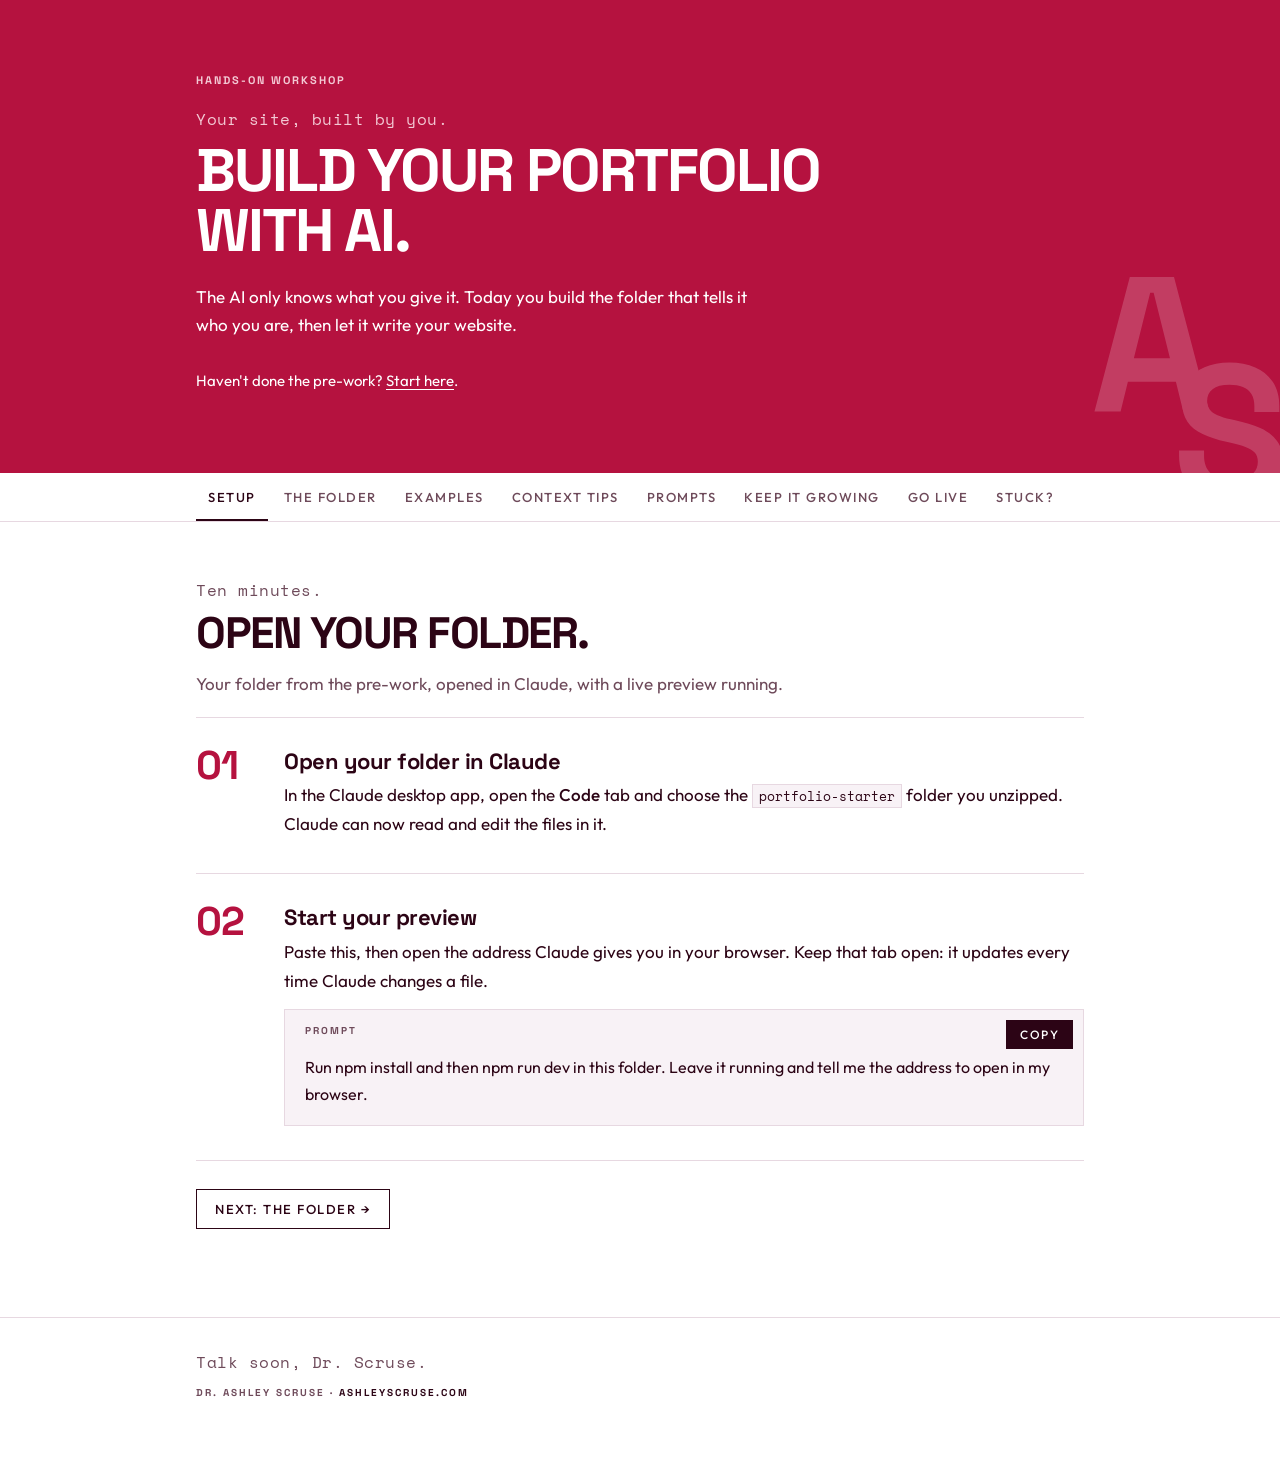
<file: docs/index.html>
<!doctype html>
<html lang="en">
<head>
<meta charset="utf-8">
<meta name="viewport" content="width=device-width, initial-scale=1">
<title>Build your portfolio with AI</title>
<meta name="description" content="A hands-on workshop: build a personal portfolio site with Claude.">
<link rel="preconnect" href="https://fonts.googleapis.com">
<link rel="preconnect" href="https://fonts.gstatic.com" crossorigin>
<link href="https://fonts.googleapis.com/css2?family=Outfit:wght@400;500;600&family=Space+Grotesk:wght@700&family=Space+Mono&display=swap" rel="stylesheet">
<link rel="stylesheet" href="style.css">
</head>
<body>
<header class="hero"><img class="mark" src="as-mark-white.svg" alt=""><div class="wrap">
  <p class="eyebrow">Hands-on workshop</p>
  <p class="script">Your site, built by you.</p>
  <h1>Build your portfolio <span>with AI.</span></h1>
  <p class="intro">The AI only knows what you give it. Today you build the folder that tells it who you are, then let it write your website.</p>
  <p class="aside">Haven't done the pre-work? <a href="prework.html">Start here</a>.</p>
</div></header>
<nav class="tabs" role="tablist" aria-label="Workshop sections"><div class="wrap">
    <button role="tab" id="tab-setup" aria-controls="setup" aria-selected="false">Setup</button>
    <button role="tab" id="tab-folder" aria-controls="folder" aria-selected="false">The folder</button>
    <button role="tab" id="tab-examples" aria-controls="examples" aria-selected="false">Examples</button>
    <button role="tab" id="tab-tips" aria-controls="tips" aria-selected="false">Context tips</button>
    <button role="tab" id="tab-prompts" aria-controls="prompts" aria-selected="false">Prompts</button>
    <button role="tab" id="tab-grow" aria-controls="grow" aria-selected="false">Keep it growing</button>
    <button role="tab" id="tab-publish" aria-controls="publish" aria-selected="false">Go live</button>
    <button role="tab" id="tab-stuck" aria-controls="stuck" aria-selected="false">Stuck?</button>
</div></nav>
<main class="wrap">
<section class="panel" id="setup" role="tabpanel" aria-labelledby="tab-setup">
  <p class="script">Ten minutes.</p>
  <h2>Open your folder.</h2>
  <p class="lead">Your folder from the pre-work, opened in Claude, with a live preview running.</p>
<div class="step"><div class="num">01</div><div>
  <h3>Open your folder in Claude</h3>
  <p>In the Claude desktop app, open the <b>Code</b> tab and choose the <code>portfolio-starter</code> folder you unzipped. Claude can now read and edit the files in it.</p>
</div></div>

<div class="step"><div class="num">02</div><div>
  <h3>Start your preview</h3>
  <p>Paste this, then open the address Claude gives you in your browser. Keep that tab open: it updates every time Claude changes a file.</p>
  <div class="code"><button class="copy">Copy</button><pre><code>Run npm install and then npm run dev in this folder. Leave it running and tell me the address to open in my browser.</code></pre></div>
</div></div>
  <button class="next" data-go="folder">Next: The folder →</button>
</section>
<section class="panel" id="folder" role="tabpanel" aria-labelledby="tab-folder">
  <p class="script">Context first.</p>
  <h2>Check your folder.</h2>
  <p class="lead">A good AI session starts before you type a prompt. This folder is the AI's memory: anything written here, you never have to explain again.</p>
<table class="fields">
<tr><th>File</th><th>What it does</th></tr>
<tr><td><code>AGENTS.md</code></td><td>Standing instructions: what the project is, where things are, the rules. Read it now; you can change any rule.</td></tr>
<tr><td><code>context/about-me.md</code></td><td>Facts about you. The AI is told to use only these, so it can't make things up.</td></tr>
<tr><td><code>context/style.md</code></td><td>How the site should look and sound.</td></tr>
<tr><td><code>projects/</code></td><td>One file per project, all the same shape. Claude makes new ones from <code>_template.md</code>.</td></tr>
<tr><td><code>images/</code></td><td>Your photos and charts, named for what they show.</td></tr>
</table>

<div class="step"><div class="num">03</div><div>
  <h3>Check your folder (5 minutes)</h3>
  <p><b>a.</b> Open <code>context/about-me.md</code> and read what you and Claude wrote in the pre-work. Fix anything that's wrong.</p>
  <p><b>b.</b> Open <code>context/style.md</code> and change anything you don't like.</p>
  <p><b>c.</b> Make sure <code>projects/</code> has at least one project file and <code>images/</code> has your headshot.</p>
  <div class="heads-up">Skipped the pre-work? In the Code tab, paste <code>Read SETUP.md and walk me through it, one question at a time.</code> and Claude will fill your folder with you.</div>
</div></div>
  <button class="next" data-go="examples">Next: Examples →</button>
</section>
<section class="panel" id="examples" role="tabpanel" aria-labelledby="tab-examples">
  <p class="script">Borrow ideas, not code.</p>
  <h2>Find a site you like.</h2>
  <p class="lead">Before the AI builds anything, decide what you want it to look like. Looking at real portfolios is the fastest way to find out.</p>
<div class="step"><div class="num">04</div><div>
  <h3>Browse real portfolios (5 minutes)</h3>
  <p>Open the list below and click through a few. Pick one or two whose layout, colors, or feel you like.</p>
  <p><a href="https://github.com/emmabostian/developer-portfolios">github.com/emmabostian/developer-portfolios</a>: hundreds of real developer portfolios, A to Z.</p>
  <p><a href="https://ashleyscruse.com/portfolio">ashleyscruse.com/portfolio</a>: mine, built from the same kind of folder you have open.</p>
</div></div>

<div class="step"><div class="num">05</div><div>
  <h3>Write down what you like</h3>
  <p>Say what you like and where you want it on your site. The AI saves it in your style file, and uses it when it plans and builds your site in the next tab. Say what you like about the site, not "make it look exactly like this." You can run this more than once for different parts of your site.</p>
  <div class="code"><button class="copy">Copy</button><pre><code>I like [paste a link]. What I like about it: [for example, how the projects are shown as cards with an image and two lines of text]. I want to use that for [my projects / my header / the whole site]. Add the link and what I like to "A site I like the look of" in context/style.md, and describe the style in plain words in the Look section. Do not copy any of their text or code, and do not build anything yet.</code></pre></div>
</div></div>
  <button class="next" data-go="tips">Next: Context tips →</button>
</section>
<section class="panel" id="tips" role="tabpanel" aria-labelledby="tab-tips">
  <p class="script">Worth keeping.</p>
  <h2>How to get good results.</h2>
  <p class="lead">People who get great results from AI aren't better at typing prompts. They're better at organizing what the AI reads.</p>
<ol class="tips">
<li><span><b>Write it down once, point to it forever.</b> If you've typed the same explanation twice, it belongs in a file.</span></li>
<li><span><b>Same shape every time.</b> Every project file has the same headings, so the AI (and you) can find anything.</span></li>
<li><span><b>Name things for what they are.</b> <code>water-quality-chart.png</code> tells the AI what it is. <code>IMG_2041.png</code> tells it nothing.</span></li>
<li><span><b>Point only at what the job needs.</b> More context isn't better; the right context is. Use <code>@</code> to point at one or two files.</span></li>
<li><span><b>One job per chat.</b> When the AI gets confused or starts going in circles, start a new session. It rereads your files and starts clean.</span></li>
<li><span><b>Plan, then build.</b> Ask for the plan first. Fixing a plan takes one sentence; fixing a website takes ten prompts.</span></li>
<li><span><b>Make it ask, not guess.</b> "Ask me" and "leave a TODO" are the two most useful phrases you have.</span></li>
<li><span><b>Save decisions to a file.</b> The chat forgets. <code>AGENTS.md</code> doesn't.</span></li>
<li><span><b>Read before you approve.</b> You're the editor. If you can't explain a change, ask the AI to explain it or undo it.</span></li>
<li><span><b>Save points.</b> When something works, ask Claude to save a backup copy of your folder. If the next change breaks everything, you can go back.</span></li>
</ol>
  <button class="next" data-go="prompts">Next: Prompts →</button>
</section>
<section class="panel" id="prompts" role="tabpanel" aria-labelledby="tab-prompts">
  <p class="script">In this order.</p>
  <h2>Eight prompts.</h2>
  <p class="lead">Copy each one into Claude, in order. Type <code>@</code> to point at a file by name. When Claude wants to change a file, read what it's changing before you approve.</p>
<div class="step"><div class="num">P1</div><div>
  <h3>Orient</h3>
  <p>Make the AI read before it writes. If its summary is wrong, your files are unclear: fix the file, not the chat.</p>
  <div class="code"><button class="copy">Copy</button><pre><code>Read AGENTS.md and every file in context/ and projects/. In five bullets, tell me what you know about me and what is still missing. Do not write any code yet.</code></pre></div>
</div></div>

<div class="step"><div class="num">P2</div><div>
  <h3>Interview</h3>
  <p>Let the AI fill your gaps by asking you. Your answers end up in a file, so they're saved for every future chat.</p>
  <div class="code"><button class="copy">Copy</button><pre><code>Interview me to fill in what is missing in context/about-me.md. Ask one question at a time and wait for my answer. After five questions, update the file and show me what changed.</code></pre></div>
</div></div>

<div class="step"><div class="num">P3</div><div>
  <h3>Plan</h3>
  <p>Planning is cheap; rebuilding is not. Push back on anything you don't like before it builds.</p>
  <div class="code"><button class="copy">Copy</button><pre><code>Plan a one-page portfolio site that follows context/style.md, including the sites I like and what I said I like about them. List the sections in order, what goes in each, and how each one will look, in plain words. Wait for my OK before building anything.</code></pre></div>
</div></div>

<div class="step"><div class="num">P4</div><div>
  <h3>Build</h3>
  <p>Watch your preview tab: the site appears as Claude writes it.</p>
  <div class="code"><button class="copy">Copy</button><pre><code>Build the site from the plan: index.html and style.css at the top of the folder, following every rule in AGENTS.md and the look in context/style.md. Turn every file in projects/ into a project on the page. Use only facts from context/ and projects/ and images from images/. Where something is missing, leave a TODO comment and list the TODOs for me at the end.</code></pre></div>
</div></div>

<div class="step"><div class="num">P5</div><div>
  <h3>Feature a project</h3>
  <p>Point at just the file the job needs. Less context, better aim.</p>
  <div class="code"><button class="copy">Copy</button><pre><code>Make @projects/[your-project].md the featured project. Show its key results as a short row of numbers or highlights, and use the image listed in the file. Change nothing else on the page.</code></pre></div>
</div></div>

<div class="step"><div class="num">P6</div><div>
  <h3>Fix one thing</h3>
  <p>Describe what you see and where. You can also paste a screenshot into the chat. One fix per prompt.</p>
  <div class="code"><button class="copy">Copy</button><pre><code>On a phone-sized screen, [describe the problem and where it is]. Fix only that. Tell me which lines you changed.</code></pre></div>
</div></div>

<div class="step"><div class="num">P7</div><div>
  <h3>Remember</h3>
  <p>This is how the AI remembers between chats: decisions go in a file, not in your head.</p>
  <div class="code"><button class="copy">Copy</button><pre><code>Add the decisions we made today (colors, fonts, section order, anything else we settled) to the Decisions section of AGENTS.md, one line each with today's date.</code></pre></div>
</div></div>

<div class="step"><div class="num">P8</div><div>
  <h3>Check</h3>
  <p>Make the AI audit its own work against your rules before the world sees it.</p>
  <div class="code"><button class="copy">Copy</button><pre><code>Review index.html against AGENTS.md. List every rule it breaks and every fact on the page that is not backed by a file in context/ or projects/. Do not fix anything yet; just list them.</code></pre></div>
</div></div>
  <button class="next" data-go="grow">Next: Keep it growing →</button>
</section>
<section class="panel" id="grow" role="tabpanel" aria-labelledby="tab-grow">
  <p class="script">Five minutes, any time.</p>
  <h2>Add a project.</h2>
  <p class="lead">Your site is built from your files, so updating it means adding a file. You never edit the website by hand; you ask Claude.</p>
<div class="step"><div class="num">01</div><div>
  <h3>Have Claude make the project file</h3>
  <p>If you have images for the project, drag them into the <code>images/</code> folder first. Then paste:</p>
  <div class="code"><button class="copy">Copy</button><pre><code>I want to add a new project. Make a new file in projects/ from projects/_template.md, named for the project. Interview me to fill it in, one question at a time, and list any images I added to images/. Show me the file before you save it.</code></pre></div>
</div></div>

<div class="step"><div class="num">02</div><div>
  <h3>Ask Claude to add it to the site</h3>
  <div class="code"><button class="copy">Copy</button><pre><code>Add the new project file to the Projects section of the site, matching how the other projects are shown, and follow every rule in AGENTS.md. Change nothing else on the page.</code></pre></div>
  <p>Do this every time you finish something: a poster, a class project, a summer program, an internship. Your portfolio grows with you.</p>
</div></div>
  <button class="next" data-go="publish">Next: Go live →</button>
</section>
<section class="panel" id="publish" role="tabpanel" aria-labelledby="tab-publish">
  <p class="script">After the workshop.</p>
  <h2>Put your site on the web.</h2>
  <p class="lead">Your site works on your computer today. These steps put it online for anyone to see, for free.</p>
  <div class="heads-up"><b>Not part of today's session.</b> Do this on your own when your site is ready. Paste any step into Claude if you want it to walk you through.</div>

<div class="step"><div class="num">01</div><div>
  <h3>Get your name as a domain (recommended)</h3>
  <p>A domain like <code>yourname.com</code> is yours for as long as you renew it, and it looks professional on a résumé. Search for your name at a domain registrar such as Namecheap, Porkbun, or Cloudflare, or buy it directly in Vercel in step 04. Most names cost roughly $10 to $20 a year.</p>
  <p>Not ready to buy one? Skip this step. Vercel gives you a free address like <code>yourname.vercel.app</code>.</p>
</div></div>

<div class="step"><div class="num">02</div><div>
  <h3>Make a free GitHub account</h3>
  <p>Sign up at <a href="https://github.com/signup">github.com</a>. GitHub stores your folder online and keeps a history of every change.</p>
</div></div>

<div class="step"><div class="num">03</div><div>
  <h3>Push your folder to GitHub</h3>
  <div class="code"><button class="copy">Copy</button><pre><code>I want to put this folder on GitHub as a new repository named portfolio. I have a GitHub account but I've never used git. Walk me through it one step at a time and wait for me to say "done" before each next step. Before anything is uploaded, check that no file contains a phone number, home address, student ID, or birthday.</code></pre></div>
</div></div>

<div class="step"><div class="num">04</div><div>
  <h3>Deploy it on Vercel</h3>
  <p><b>a.</b> Go to <a href="https://vercel.com/signup">vercel.com</a> and sign up with your GitHub account. The free Hobby plan covers a personal portfolio.</p>
  <p><b>b.</b> Click <b>Add New</b>, then <b>Project</b>, and import your <code>portfolio</code> repository.</p>
  <p><b>c.</b> Click <b>Deploy</b>. In about a minute, Vercel gives you a live address. Open it on your phone to check it.</p>
</div></div>

<div class="step"><div class="num">05</div><div>
  <h3>Connect your domain</h3>
  <p>In your Vercel project, go to <b>Settings</b>, then <b>Domains</b>, and add your domain. Vercel shows the DNS records to copy into your registrar's settings. It can take a few minutes to a few hours to start working.</p>
  <div class="code"><button class="copy">Copy</button><pre><code>I bought [yourname.com] from [registrar] and want it to point to my Vercel project. Walk me through adding the DNS records one step at a time, and wait for me to say "done" before each next step.</code></pre></div>
</div></div>

<div class="step"><div class="num">06</div><div>
  <h3>Updating from now on</h3>
  <p>Add a project file, ask Claude to update the site, then ask it to push the change to GitHub. Vercel sees the push and updates your live site on its own.</p>
  <div class="code"><button class="copy">Copy</button><pre><code>Commit my changes with a short message describing what changed, and push them to GitHub.</code></pre></div>
</div></div>
  <button class="next" data-go="stuck">Next: Stuck? →</button>
</section>
<section class="panel" id="stuck" role="tabpanel" aria-labelledby="tab-stuck">
  <p class="script">It happens.</p>
  <h2>Quick fixes.</h2>
  <p class="lead">Find your problem, try the fix, then ask Claude if it's still not working.</p>
<table class="fields">
<tr><th>Problem</th><th>Fix</th></tr>
<tr><td>No Code tab in Claude</td><td>Check you're signed in to a Pro plan or higher, and that the app is up to date.</td></tr>
<tr><td><code>npm</code> not found</td><td>Node.js isn't installed. Go back to Pre-work step 03, then restart the Claude app.</td></tr>
<tr><td>Preview page won't load</td><td>Ask Claude: "Is npm run dev still running? Restart it and give me the address."</td></tr>
<tr><td>AI invented a fact</td><td>Tell it which fact, and point it to rule 1 in <code>AGENTS.md</code>. Then add the real fact to <code>context/</code>.</td></tr>
<tr><td>Everything broke</td><td>Ask the AI to undo its last change, or go back to your last saved copy of the folder.</td></tr>
</table>
</section>
</main>
<footer><div class="wrap">
  <p class="script">Talk soon, Dr. Scruse.</p>
  <p class="meta">Dr. Ashley Scruse · <a href="https://ashleyscruse.com/portfolio">ashleyscruse.com</a></p>
</div></footer>
<script>
  document.querySelectorAll('.copy').forEach(function (b) {
    b.addEventListener('click', function () {
      var t = b.parentElement.querySelector('code').innerText;
      try { navigator.clipboard.writeText(t).then(function () {
        b.textContent = 'Copied'; setTimeout(function () { b.textContent = 'Copy'; }, 1500); }); } catch (e) {}
    });
  });
</script>
<script>
  document.documentElement.classList.add('js');
  var ids = Array.prototype.map.call(document.querySelectorAll('.panel'), function (p) { return p.id; });
  function show(id, scroll) {
    if (ids.indexOf(id) < 0) id = ids[0];
    ids.forEach(function (x) {
      document.getElementById(x).hidden = x !== id;
      document.getElementById('tab-' + x).setAttribute('aria-selected', x === id);
    });
    if (scroll) document.querySelector('.tabs').scrollIntoView({ behavior: 'smooth' });
  }
  document.querySelectorAll('.tabs button').forEach(function (b) {
    b.addEventListener('click', function () { var id = b.getAttribute('aria-controls'); history.replaceState(null, '', '#' + id); show(id, false); });
  });
  document.querySelectorAll('.next').forEach(function (b) {
    b.addEventListener('click', function () { var id = b.getAttribute('data-go'); history.replaceState(null, '', '#' + id); show(id, true); });
  });
  show(location.hash.slice(1), false);
</script>
</body>
</html>
</file>
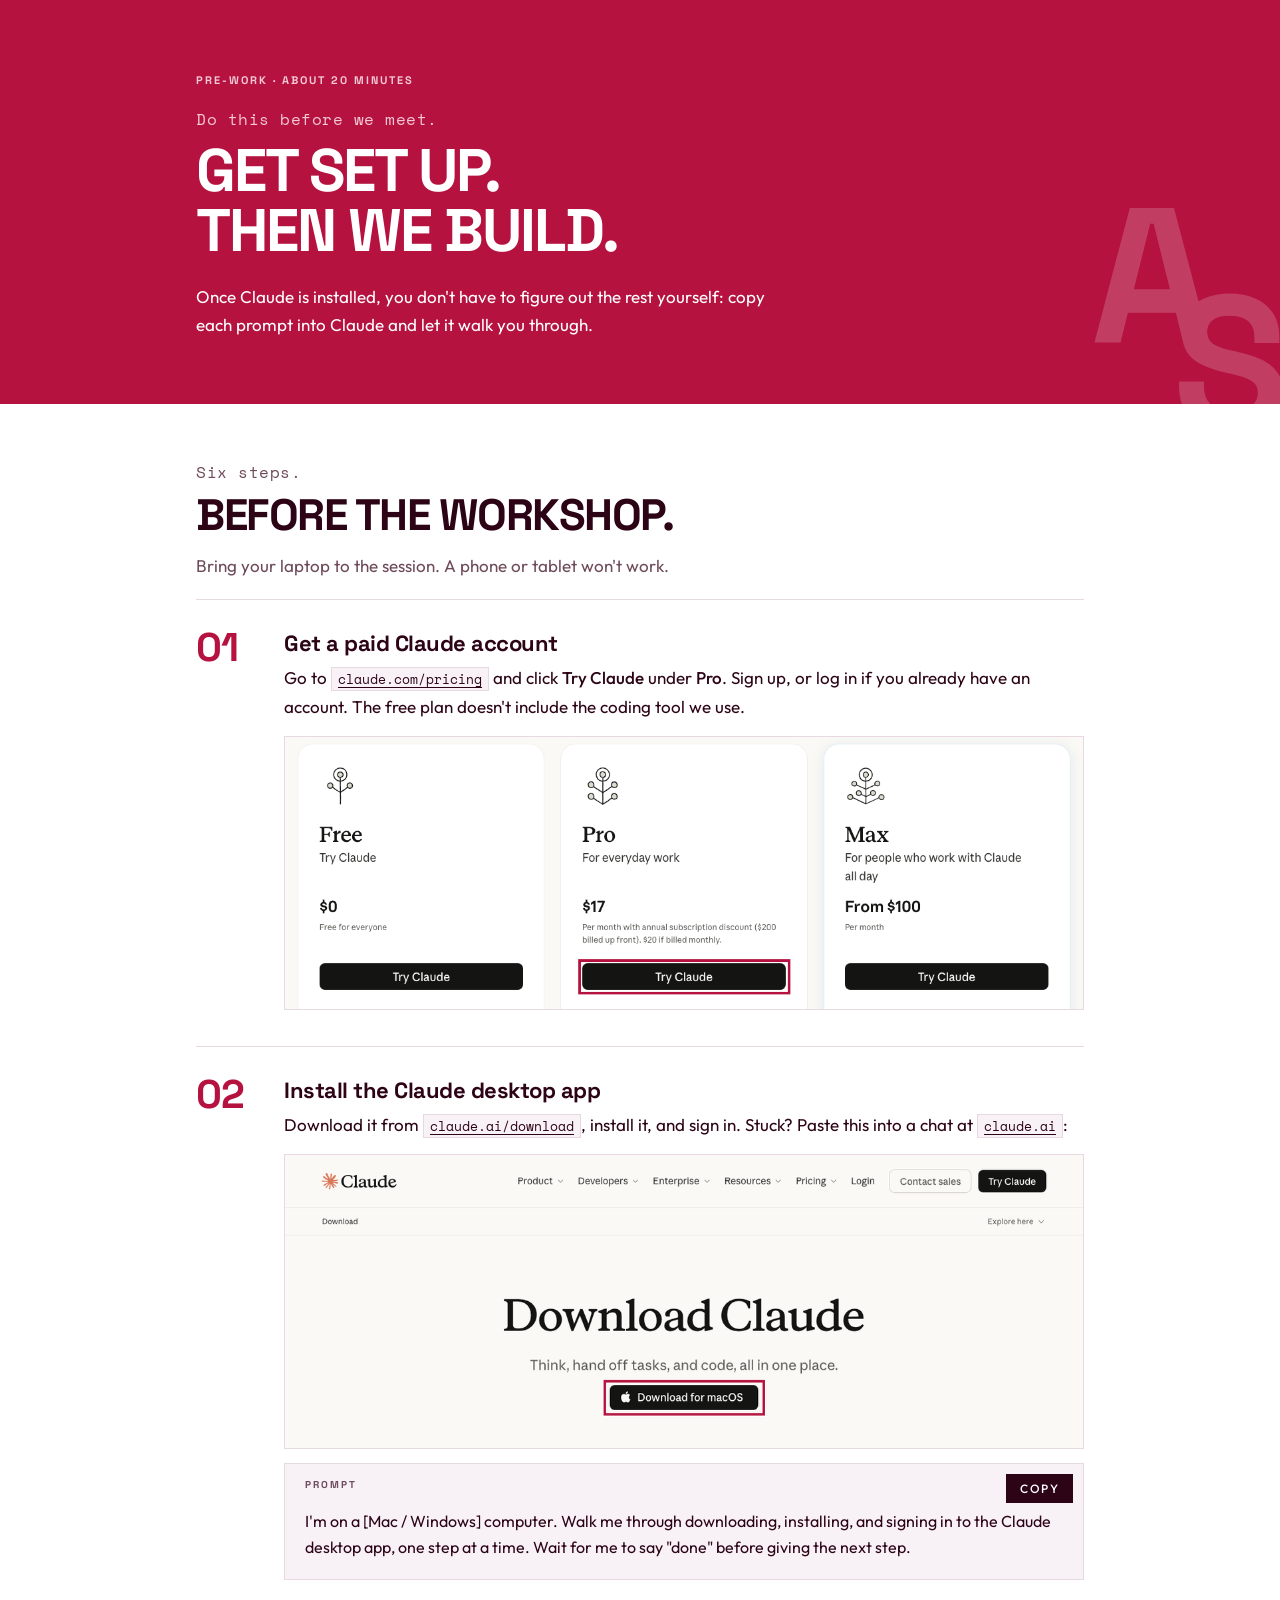
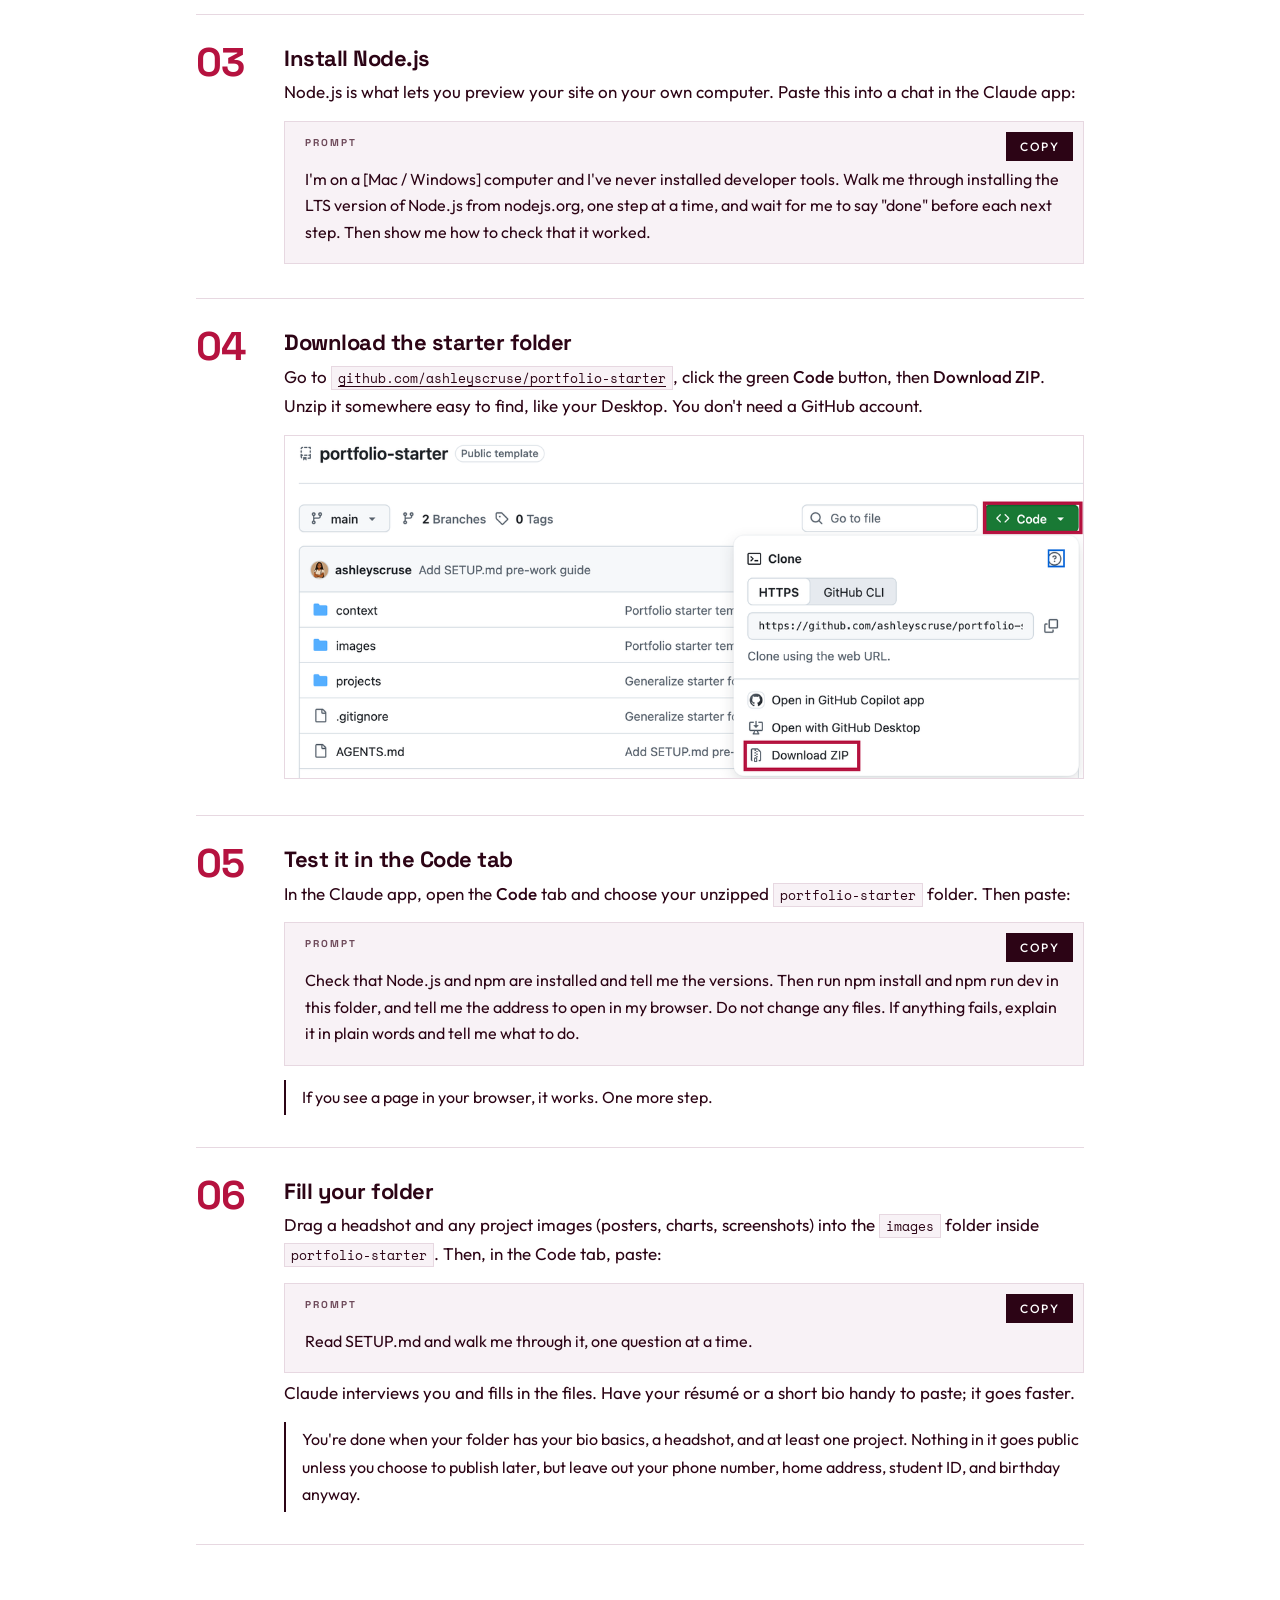
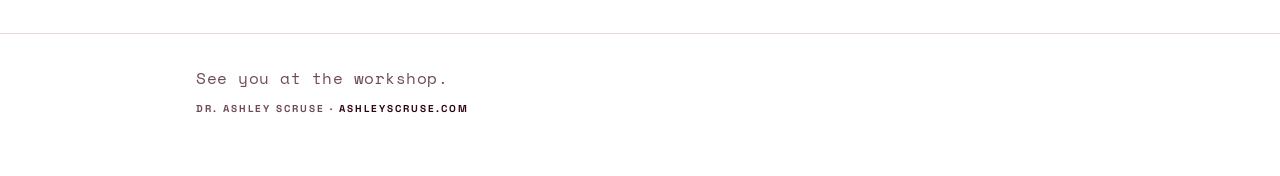
<file: docs/prework.html>
<!doctype html>
<html lang="en">
<head>
<meta charset="utf-8">
<meta name="viewport" content="width=device-width, initial-scale=1">
<title>Portfolio workshop pre-work</title>
<meta name="description" content="Twenty minutes of setup before the Build Your Portfolio with AI workshop.">
<link rel="preconnect" href="https://fonts.googleapis.com">
<link rel="preconnect" href="https://fonts.gstatic.com" crossorigin>
<link href="https://fonts.googleapis.com/css2?family=Outfit:wght@400;500;600&family=Space+Grotesk:wght@700&family=Space+Mono&display=swap" rel="stylesheet">
<link rel="stylesheet" href="style.css">
</head>
<body>
<header class="hero"><img class="mark" src="as-mark-white.svg" alt=""><div class="wrap">
  <p class="eyebrow">Pre-work · About 20 minutes</p>
  <p class="script">Do this before we meet.</p>
  <h1>Get set up. <span>Then we build.</span></h1>
  <p class="intro">Once Claude is installed, you don't have to figure out the rest yourself: copy each prompt into Claude and let it walk you through.</p>
</div></header>
<main class="wrap"><section class="panel">
  <p class="script">Six steps.</p>
  <h2>Before the workshop.</h2>
  <p class="lead">Bring your laptop to the session. A phone or tablet won't work.</p>
<div class="step"><div class="num">01</div><div>
  <h3>Get a paid Claude account</h3>
  <p>Go to <a href="https://claude.com/pricing"><code>claude.com/pricing</code></a> and click <b>Try Claude</b> under <b>Pro</b>. Sign up, or log in if you already have an account. The free plan doesn't include the coding tool we use.</p>
  <figure class="shot"><img src="images/claude-pricing-pro.png" alt="The Claude pricing page, with the Try Claude button under the Pro plan outlined." loading="lazy"></figure>
</div></div>

<div class="step"><div class="num">02</div><div>
  <h3>Install the Claude desktop app</h3>
  <p>Download it from <a href="https://claude.ai/download"><code>claude.ai/download</code></a>, install it, and sign in. Stuck? Paste this into a chat at <a href="https://claude.ai"><code>claude.ai</code></a>:</p>
  <figure class="shot"><img src="images/claude-download.png" alt="The claude.ai/download page, with the Download button outlined." loading="lazy"></figure>
  <div class="code"><button class="copy">Copy</button><pre><code>I'm on a [Mac / Windows] computer. Walk me through downloading, installing, and signing in to the Claude desktop app, one step at a time. Wait for me to say "done" before giving the next step.</code></pre></div>
</div></div>

<div class="step"><div class="num">03</div><div>
  <h3>Install Node.js</h3>
  <p>Node.js is what lets you preview your site on your own computer. Paste this into a chat in the Claude app:</p>
  <div class="code"><button class="copy">Copy</button><pre><code>I'm on a [Mac / Windows] computer and I've never installed developer tools. Walk me through installing the LTS version of Node.js from nodejs.org, one step at a time, and wait for me to say "done" before each next step. Then show me how to check that it worked.</code></pre></div>
</div></div>

<div class="step"><div class="num">04</div><div>
  <h3>Download the starter folder</h3>
  <p>Go to <a href="https://github.com/ashleyscruse/portfolio-starter"><code>github.com/ashleyscruse/portfolio-starter</code></a>, click the green <b>Code</b> button, then <b>Download ZIP</b>. Unzip it somewhere easy to find, like your Desktop. You don't need a GitHub account.</p>
  <figure class="shot"><img src="images/github-download-zip.png" alt="The portfolio-starter page on GitHub with the green Code menu open and Download ZIP outlined." loading="lazy"></figure>
</div></div>

<div class="step"><div class="num">05</div><div>
  <h3>Test it in the Code tab</h3>
  <p>In the Claude app, open the <b>Code</b> tab and choose your unzipped <code>portfolio-starter</code> folder. Then paste:</p>
  <div class="code"><button class="copy">Copy</button><pre><code>Check that Node.js and npm are installed and tell me the versions. Then run npm install and npm run dev in this folder, and tell me the address to open in my browser. Do not change any files. If anything fails, explain it in plain words and tell me what to do.</code></pre></div>
  <div class="heads-up">If you see a page in your browser, it works. One more step.</div>
</div></div>

<div class="step"><div class="num">06</div><div>
  <h3>Fill your folder</h3>
  <p>Drag a headshot and any project images (posters, charts, screenshots) into the <code>images</code> folder inside <code>portfolio-starter</code>. Then, in the Code tab, paste:</p>
  <div class="code"><button class="copy">Copy</button><pre><code>Read SETUP.md and walk me through it, one question at a time.</code></pre></div>
  <p>Claude interviews you and fills in the files. Have your résumé or a short bio handy to paste; it goes faster.</p>
  <div class="heads-up">You're done when your folder has your bio basics, a headshot, and at least one project. Nothing in it goes public unless you choose to publish later, but leave out your phone number, home address, student ID, and birthday anyway.</div>
</div></div>
</section></main>
<footer><div class="wrap">
  <p class="script">See you at the workshop.</p>
  <p class="meta">Dr. Ashley Scruse · <a href="https://ashleyscruse.com/portfolio">ashleyscruse.com</a></p>
</div></footer>
<script>
  document.querySelectorAll('.copy').forEach(function (b) {
    b.addEventListener('click', function () {
      var t = b.parentElement.querySelector('code').innerText;
      try { navigator.clipboard.writeText(t).then(function () {
        b.textContent = 'Copied'; setTimeout(function () { b.textContent = 'Copy'; }, 1500); }); } catch (e) {}
    });
  });
</script>
</body>
</html>
</file>
<file: docs/style.css>
/* Ashley Scruse brand kit, register B (academic): ruby lead band over white.
   Orchid, petal, and Caveat are off; ruby appears once on white (the step numerals). */
:root {
  --merlot: #2c0415; --ruby: #b5123f; --pale: #f3c9d4;
  --lilac: #f8f2f6; --white: #fff; --ink: #2c0415; --muted: #6e4a5a; --line: #e7d8e1;
  --display: "Space Grotesk", Arial, sans-serif; --body: "Outfit", Arial, sans-serif;
  --mono: "Space Mono", Menlo, Consolas, monospace;
}
* { box-sizing: border-box; }
html { scroll-behavior: smooth; }
body { margin: 0; background: var(--white); color: var(--ink); font: 400 17px/1.7 var(--body); overflow-wrap: anywhere; }
.wrap { max-width: 920px; margin: 0 auto; padding: 0 16px; }
a { color: var(--merlot); text-decoration-thickness: 1px; text-underline-offset: 3px; }

/* Hero */
.hero { background: var(--ruby); color: #fff; padding: 72px 0 64px; position: relative; overflow: hidden; }
.hero .mark { position: absolute; right: -30px; bottom: -40px; width: 240px; height: auto; opacity: .18; pointer-events: none; }
.hero .wrap { position: relative; }
.eyebrow { font: 700 11px/1.5 var(--display); letter-spacing: 2px; text-transform: uppercase; color: var(--muted); margin: 0; }
.hero .eyebrow, .hero .script { color: var(--pale); }
.script { font: 400 16px/1.5 var(--mono); letter-spacing: .5px; color: var(--muted); margin: 18px 0 10px; }
h1 { font: 700 clamp(40px, 7vw, 60px)/1.0 var(--display); letter-spacing: -2px; text-transform: uppercase; margin: 0 0 22px; max-width: 12em; }
h1 span { display: block; }
.hero p.intro { color: #fff; max-width: 34em; margin: 0; }
.hero .aside { margin-top: 28px; font-size: 15px; color: #fff; }
.hero .aside a { color: #fff; }

/* Tabs */
.tabs { position: sticky; top: 0; z-index: 5; background: var(--white); border-bottom: 1px solid var(--line); }
.tabs .wrap { display: flex; gap: 4px; overflow-x: auto; }
.tabs button { background: none; border: 0; border-bottom: 2px solid transparent; padding: 16px 12px 14px; cursor: pointer;
  font: 500 13px var(--body); letter-spacing: 1.5px; text-transform: uppercase; color: var(--muted); white-space: nowrap; }
.tabs button:hover { color: var(--merlot); }
.tabs button[aria-selected="true"] { color: var(--merlot); border-bottom-color: var(--merlot); }
.js .panel[hidden] { display: none; }

/* Section heads */
section.panel { padding: 56px 0 24px; }
.panel .script { margin: 0 0 8px; }
h2 { font: 700 clamp(30px, 5vw, 44px)/1.05 var(--display); letter-spacing: -1.5px; text-transform: uppercase; margin: 0 0 14px; }
.lead { color: var(--muted); max-width: 40em; margin: 0 0 18px; }

/* Steps, list-tile style */
.step { display: grid; grid-template-columns: 72px 1fr; gap: 16px; padding: 28px 0; border-top: 1px solid var(--line); }
.step:last-of-type { border-bottom: 1px solid var(--line); }
.num { font: 700 40px/1 var(--display); letter-spacing: -1.5px; color: var(--ruby); }
.step > div { min-width: 0; }
h3 { font: 700 22px/1.25 var(--display); letter-spacing: -0.5px; margin: 2px 0 6px; }
.step p { margin: 6px 0; }
code { font: 13px/1.5 var(--mono); background: var(--lilac); border: 1px solid var(--line); padding: 1px 6px; }

/* Prompt cards */
.code { position: relative; margin: 14px 0 6px; background: var(--lilac); border: 1px solid var(--line); padding: 44px 20px 18px; }
.code::before { content: "Prompt"; position: absolute; top: 14px; left: 20px; font: 700 10px var(--display); letter-spacing: 2px; text-transform: uppercase; color: var(--muted); }
.code pre { margin: 0; white-space: pre-wrap; font: 400 16px/1.65 var(--body); color: var(--ink); }
.code pre code { background: none; border: 0; padding: 0; font: inherit; }
.copy { position: absolute; top: 10px; right: 10px; background: var(--merlot); color: #fff; border: 0; cursor: pointer;
  font: 500 12px var(--body); letter-spacing: 1.5px; text-transform: uppercase; padding: 7px 14px; }
.copy:hover { background: var(--muted); }
.shot { margin: 14px 0 8px; }
.shot img { display: block; max-width: 100%; height: auto; border: 1px solid var(--line); }
.heads-up { border-left: 2px solid var(--merlot); padding: 4px 0 4px 16px; margin: 14px 0 4px; font-size: 16px; }

/* Tables and lists */
table { width: 100%; border-collapse: collapse; margin: 10px 0 24px; font-size: 16px; }
th, td { text-align: left; padding: 12px 12px 12px 0; border-bottom: 1px solid var(--line); vertical-align: top; }
th { font: 700 10px var(--display); letter-spacing: 2px; text-transform: uppercase; color: var(--muted); }
td:first-child { white-space: nowrap; }
b { font-weight: 500; }
td code { overflow-wrap: normal; white-space: nowrap; }
.tips { list-style: none; counter-reset: t; padding: 0; margin: 0; }
.tips li { counter-increment: t; display: grid; grid-template-columns: 56px 1fr; padding: 16px 0; border-top: 1px solid var(--line); }
.tips li::before { content: counter(t, decimal-leading-zero); font: 700 22px/1.4 var(--display); color: var(--merlot); }
.tips b { display: block; }
.next { display: inline-block; margin-top: 28px; background: none; border: 1px solid var(--merlot); color: var(--merlot); cursor: pointer;
  font: 500 13px var(--body); letter-spacing: 1.5px; text-transform: uppercase; padding: 11px 18px; }
.next:hover { background: var(--merlot); color: #fff; }

/* Footer */
footer { margin-top: 64px; border-top: 1px solid var(--line); padding: 32px 0 48px; }
footer .script { margin: 0 0 4px; }
footer .meta { font: 700 10px/1.8 var(--display); letter-spacing: 2px; text-transform: uppercase; color: var(--muted); }
footer .meta a { color: var(--merlot); text-decoration: none; }

@media (max-width: 600px) {
  .hero { padding: 48px 0 44px; }
  .hero .mark { width: 160px; right: -30px; bottom: -30px; }
  .step { grid-template-columns: 1fr; gap: 6px; }
  .num { font-size: 30px; }
  td:first-child { white-space: normal; }
  td code { font-size: 12px; }
}
</file>
